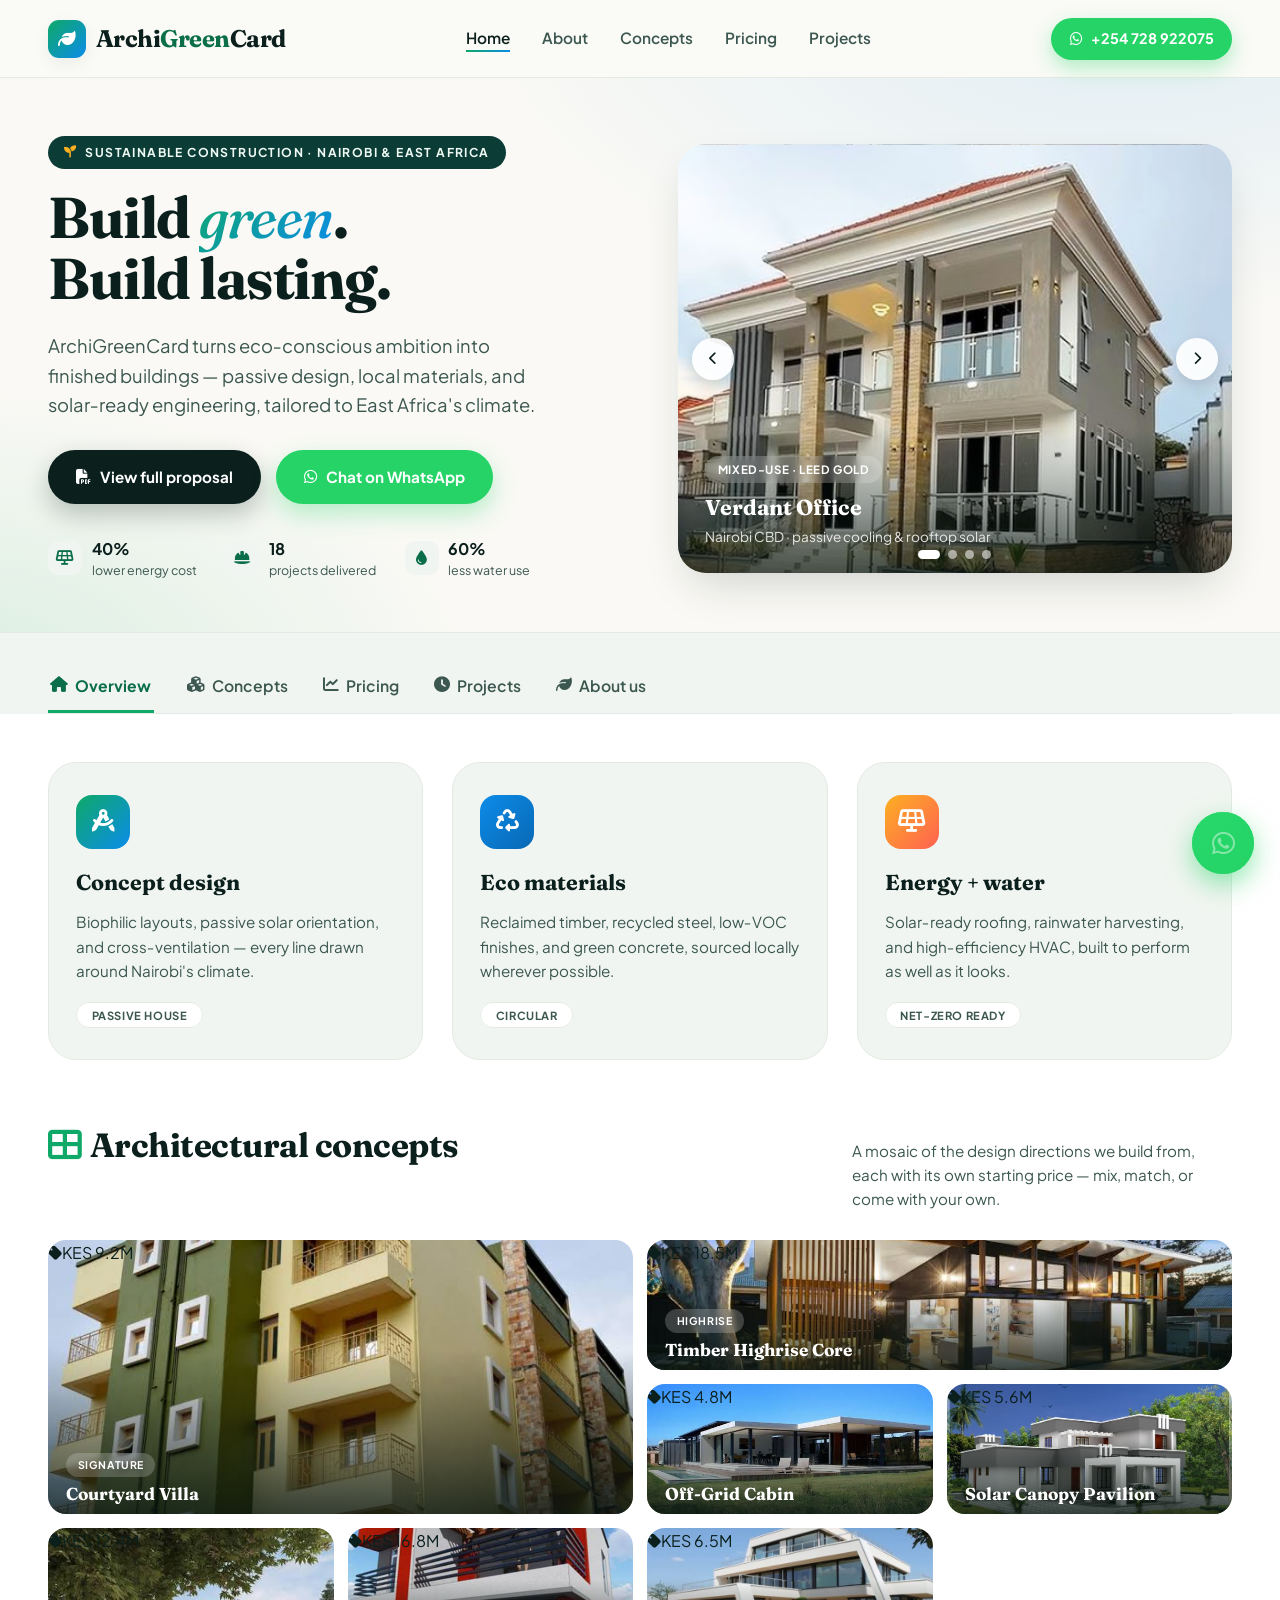
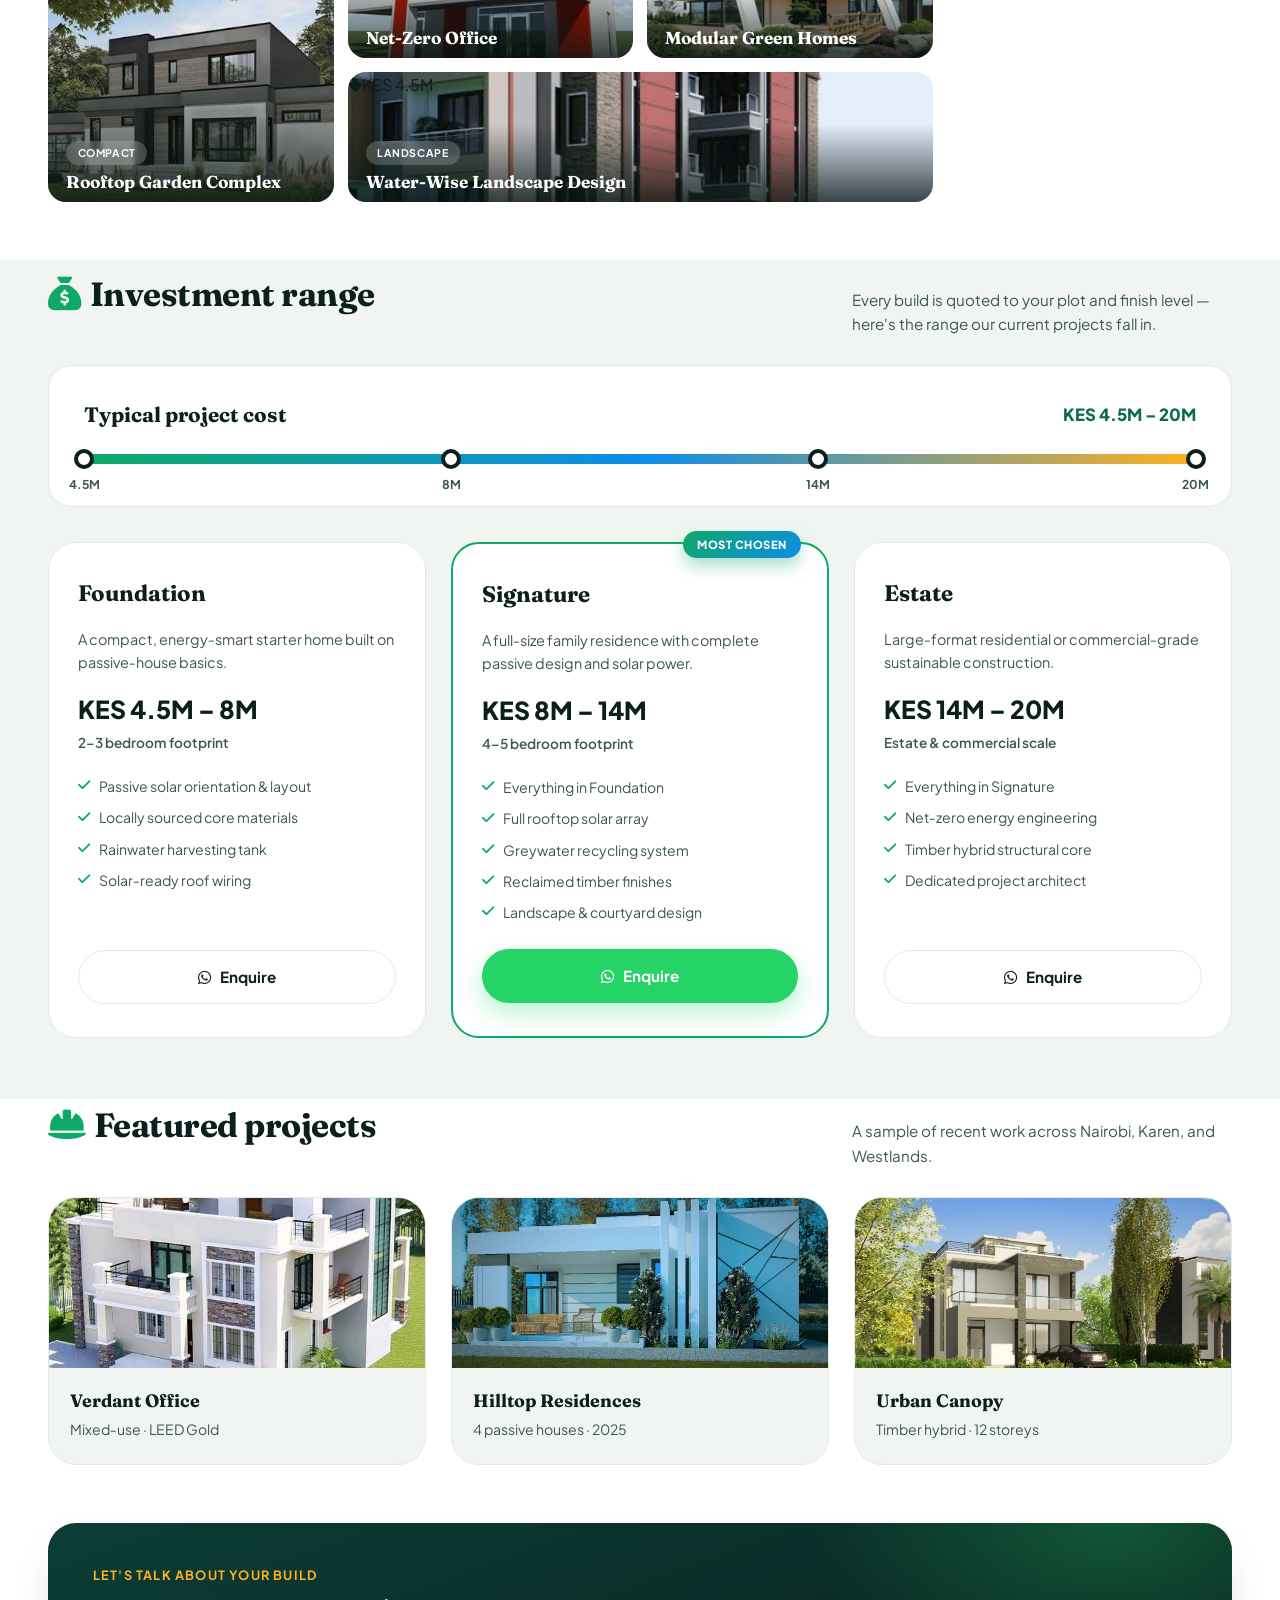
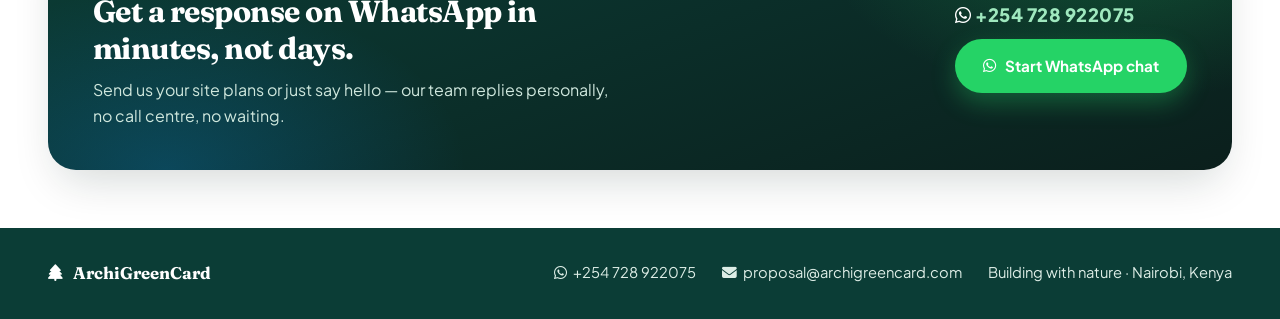
<file: index.html>
<!DOCTYPE html>
<html lang="en">
<head>
<meta charset="UTF-8">
<meta name="viewport" content="width=device-width, initial-scale=1.0">
<title>ArchiGreenCard · Sustainable Construction, Nairobi</title>

<link rel="stylesheet" href="https://cdnjs.cloudflare.com/ajax/libs/font-awesome/6.5.1/css/all.min.css">
<link rel="preconnect" href="https://fonts.googleapis.com">
<link rel="preconnect" href="https://fonts.gstatic.com" crossorigin>
<link href="https://fonts.googleapis.com/css2?family=Fraunces:ital,opsz,wght@0,9..144,400..800;1,9..144,400..800&family=Plus+Jakarta+Sans:wght@400;500;600;700;800&display=swap" rel="stylesheet">
<link rel="stylesheet" href="assets/css/style.css">
</head>
<body>
<div class="wrapper">

  <!-- ================= NAVBAR ================= -->
  <nav class="navbar" id="navbar">
    <a href="index.html" class="logo">
      <span class="mark"><i class="fas fa-leaf"></i></span>
      <span>Archi<span class="word-green">Green</span>Card</span>
    </a>
    <ul class="nav-links" id="nav-links">
      <li><a href="index.html" class="active">Home</a></li>
      <li><a href="about.html">About</a></li>
      <li><a href="#concepts">Concepts</a></li>
      <li><a href="#pricing">Pricing</a></li>
      <li><a href="#projects">Projects</a></li>
    </ul>
    <div class="nav-right">
      <a class="nav-whatsapp" href="https://wa.me/254728922075?text=Hi%20ArchiGreenCard%2C%20I%27d%20like%20to%20discuss%20our%20construction%20proposal." target="_blank" rel="noopener">
        <i class="fa-brands fa-whatsapp"></i> <span class="full-label">+254 728 922075</span>
      </a>
      <button class="nav-toggle" id="nav-toggle" aria-label="Open menu" aria-expanded="false"><i class="fas fa-bars"></i></button>
    </div>
  </nav>

  <!-- ================= HERO ================= -->
  <header class="hero">
    <div class="hero-text">
      <span class="eyebrow-pill"><i class="fas fa-seedling"></i> Sustainable construction · Nairobi &amp; East Africa</span>
      <h1>Build <em>green</em>.<br>Build lasting.</h1>
      <p class="lead">ArchiGreenCard turns eco‑conscious ambition into finished buildings — passive design, local materials, and solar‑ready engineering, tailored to East Africa's climate.</p>
      <div class="hero-cta">
        <a class="btn btn-primary" href="#pricing"><i class="fas fa-file-pdf"></i> View full proposal</a>
        <a class="btn btn-whatsapp" href="https://wa.me/254728922075?text=Hi%20ArchiGreenCard%2C%20I%27d%20like%20to%20discuss%20our%20construction%20proposal." target="_blank" rel="noopener"><i class="fa-brands fa-whatsapp"></i> Chat on WhatsApp</a>
      </div>
      <div class="hero-stats">
        <div class="stat"><i class="fas fa-solar-panel"></i><div><b>40%</b><span>lower energy cost</span></div></div>
        <div class="stat"><i class="fas fa-hard-hat"></i><div><b>18</b><span>projects delivered</span></div></div>
        <div class="stat"><i class="fas fa-droplet"></i><div><b>60%</b><span>less water use</span></div></div>
      </div>
    </div>

    <div class="hero-image">
      <div class="slider" id="hero-slider">
        <div class="slider-track">
          <div class="slide is-active" style="background-color:#0EA968;background-image:url('images/image1.jpg');">
            <div class="slide-caption"><span class="tag">Mixed-use · LEED Gold</span><h4>Verdant Office</h4><p>Nairobi CBD · passive cooling &amp; rooftop solar</p></div>
          </div>
          <div class="slide" style="background-color:#0C8CE9;background-image:url('images/image2.jpg');">
            <div class="slide-caption"><span class="tag">4 passive houses · 2025</span><h4>Hilltop Residences</h4><p>Karen · rainwater harvesting courtyard</p></div>
          </div>
          <div class="slide" style="background-color:#0A6E4A;background-image:url('images/image3.jpg');">
            <div class="slide-caption"><span class="tag">Timber hybrid · 12 storeys</span><h4>Urban Canopy</h4><p>Westlands · cross‑laminated timber core</p></div>
          </div>
          <div class="slide" style="background-color:#FDB022;background-image:url('images/image4.jpg');">
            <div class="slide-caption"><span class="tag">Net-zero ready</span><h4>Solar &amp; Water Systems</h4><p>Rooftop PV arrays with rainwater capture</p></div>
          </div>
        </div>
        <button class="slider-arrow prev" aria-label="Previous slide"><i class="fas fa-chevron-left"></i></button>
        <button class="slider-arrow next" aria-label="Next slide"><i class="fas fa-chevron-right"></i></button>
        <div class="slider-dots"></div>
      </div>
    </div>
  </header>

  <!-- ================= TABS ================= -->
  <div class="tab-section">
    <ul class="tab-nav">
      <li><a href="#" class="active-tab"><i class="fas fa-house"></i> Overview</a></li>
      <li><a href="#concepts"><i class="fas fa-cubes"></i> Concepts</a></li>
      <li><a href="#pricing"><i class="fas fa-chart-line"></i> Pricing</a></li>
      <li><a href="#projects"><i class="fas fa-clock"></i> Projects</a></li>
      <li><a href="about.html"><i class="fas fa-leaf"></i> About us</a></li>
    </ul>
  </div>

  <!-- ================= SERVICE CARDS ================= -->
  <section class="content-grid" id="services">
    <div class="card">
      <div class="icon-badge"><i class="fas fa-drafting-compass"></i></div>
      <h3>Concept design</h3>
      <p>Biophilic layouts, passive solar orientation, and cross‑ventilation — every line drawn around Nairobi's climate.</p>
      <span class="tag">Passive house</span>
    </div>
    <div class="card">
      <div class="icon-badge"><i class="fas fa-recycle"></i></div>
      <h3>Eco materials</h3>
      <p>Reclaimed timber, recycled steel, low‑VOC finishes, and green concrete, sourced locally wherever possible.</p>
      <span class="tag">Circular</span>
    </div>
    <div class="card">
      <div class="icon-badge"><i class="fas fa-solar-panel"></i></div>
      <h3>Energy + water</h3>
      <p>Solar‑ready roofing, rainwater harvesting, and high‑efficiency HVAC, built to perform as well as it looks.</p>
      <span class="tag">Net‑zero ready</span>
    </div>
  </section>

  <!-- ================= MOSAIC ARCHITECTURAL CONCEPTS ================= -->
  <div class="mosaic-section" id="concepts">
    <div class="section-heading">
      <h2><i class="fas fa-table-cells-large"></i>Architectural concepts</h2>
      <p>A mosaic of the design directions we build from, each with its own starting price — mix, match, or come with your own.</p>
    </div>
    <div class="mosaic-grid">
      <div class="mosaic-tile m1" style="background-color:#0A6E4A;background-image:url('images/image5.jpg');">
        <span class="price-badge"><i class="fas fa-tag"></i>KES 9.2M</span>
        <div class="m-info"><span class="tag">Signature</span><h4>Courtyard Villa</h4><p>Central shaded courtyard, cross‑breeze living</p></div>
      </div>
      <div class="mosaic-tile m2" style="background-color:#0C8CE9;background-image:url('images/image6.jpg');">
        <span class="price-badge"><i class="fas fa-tag"></i>KES 18.5M</span>
        <div class="m-info"><span class="tag">Highrise</span><h4>Timber Highrise Core</h4><p>CLT structure, low embodied carbon</p></div>
      </div>
      <div class="mosaic-tile m3" style="background-color:#FDB022;background-image:url('images/image7.jpg');">
        <span class="price-badge"><i class="fas fa-tag"></i>KES 4.8M</span>
        <div class="m-info"><h4>Off‑Grid Cabin</h4></div>
      </div>
      <div class="mosaic-tile m4" style="background-color:#FF6152;background-image:url('images/image8.jpg');">
        <span class="price-badge"><i class="fas fa-tag"></i>KES 5.6M</span>
        <div class="m-info"><h4>Solar Canopy Pavilion</h4></div>
      </div>
      <div class="mosaic-tile m5" style="background-color:#0EA968;background-image:url('images/image9.jpg');">
        <span class="price-badge"><i class="fas fa-tag"></i>KES 12.4M</span>
        <div class="m-info"><span class="tag">Compact</span><h4>Rooftop Garden Complex</h4><p>Shared green roof, urban density done well</p></div>
      </div>
      <div class="mosaic-tile m6" style="background-color:#0868B4;background-image:url('images/image10.jpg');">
        <span class="price-badge"><i class="fas fa-tag"></i>KES 16.8M</span>
        <div class="m-info"><h4>Net‑Zero Office</h4></div>
      </div>
      <div class="mosaic-tile m7" style="background-color:#0A6E4A;background-image:url('images/image11.jpg');">
        <span class="price-badge"><i class="fas fa-tag"></i>KES 6.5M</span>
        <div class="m-info"><h4>Modular Green Homes</h4></div>
      </div>
      <div class="mosaic-tile m8" style="background-color:#0C8CE9;background-image:url('images/image12.jpg');">
        <span class="price-badge"><i class="fas fa-tag"></i>KES 4.5M</span>
        <div class="m-info"><span class="tag">Landscape</span><h4>Water‑Wise Landscape Design</h4><p>Drought‑tolerant planting, greywater reuse</p></div>
      </div>
    </div>
  </div>

  <!-- ================= PRICING ================= -->
  <div class="pricing-section" id="pricing">
    <div class="section-heading">
      <h2><i class="fas fa-sack-dollar"></i>Investment range</h2>
      <p>Every build is quoted to your plot and finish level — here's the range our current projects fall in.</p>
    </div>

    <div class="price-range-bar">
      <div class="range-top">
        <h3>Typical project cost</h3>
        <span class="range-total">KES 4.5M – 20M</span>
      </div>
      <div class="range-track">
        <div class="range-marker" style="left:0%;"><span class="m-label">4.5M</span></div>
        <div class="range-marker" style="left:33%;"><span class="m-label">8M</span></div>
        <div class="range-marker" style="left:66%;"><span class="m-label">14M</span></div>
        <div class="range-marker" style="left:100%;"><span class="m-label">20M</span></div>
      </div>
    </div>

    <div class="pricing-grid">
      <div class="price-card">
        <div class="tier-name">Foundation</div>
        <p class="tier-desc">A compact, energy‑smart starter home built on passive‑house basics.</p>
        <div class="tier-price">KES 4.5M – 8M<span>2–3 bedroom footprint</span></div>
        <ul>
          <li><i class="fas fa-check"></i>Passive solar orientation &amp; layout</li>
          <li><i class="fas fa-check"></i>Locally sourced core materials</li>
          <li><i class="fas fa-check"></i>Rainwater harvesting tank</li>
          <li><i class="fas fa-check"></i>Solar‑ready roof wiring</li>
        </ul>
        <a class="btn btn-outline" href="https://wa.me/254728922075?text=Hi%20ArchiGreenCard%2C%20I%27m%20interested%20in%20the%20Foundation%20package." target="_blank" rel="noopener"><i class="fa-brands fa-whatsapp"></i> Enquire</a>
      </div>

      <div class="price-card featured">
        <span class="ribbon">Most chosen</span>
        <div class="tier-name">Signature</div>
        <p class="tier-desc">A full‑size family residence with complete passive design and solar power.</p>
        <div class="tier-price">KES 8M – 14M<span>4–5 bedroom footprint</span></div>
        <ul>
          <li><i class="fas fa-check"></i>Everything in Foundation</li>
          <li><i class="fas fa-check"></i>Full rooftop solar array</li>
          <li><i class="fas fa-check"></i>Greywater recycling system</li>
          <li><i class="fas fa-check"></i>Reclaimed timber finishes</li>
          <li><i class="fas fa-check"></i>Landscape &amp; courtyard design</li>
        </ul>
        <a class="btn btn-whatsapp" href="https://wa.me/254728922075?text=Hi%20ArchiGreenCard%2C%20I%27m%20interested%20in%20the%20Signature%20package." target="_blank" rel="noopener"><i class="fa-brands fa-whatsapp"></i> Enquire</a>
      </div>

      <div class="price-card">
        <div class="tier-name">Estate</div>
        <p class="tier-desc">Large‑format residential or commercial‑grade sustainable construction.</p>
        <div class="tier-price">KES 14M – 20M<span>Estate &amp; commercial scale</span></div>
        <ul>
          <li><i class="fas fa-check"></i>Everything in Signature</li>
          <li><i class="fas fa-check"></i>Net‑zero energy engineering</li>
          <li><i class="fas fa-check"></i>Timber hybrid structural core</li>
          <li><i class="fas fa-check"></i>Dedicated project architect</li>
        </ul>
        <a class="btn btn-outline" href="https://wa.me/254728922075?text=Hi%20ArchiGreenCard%2C%20I%27m%20interested%20in%20the%20Estate%20package." target="_blank" rel="noopener"><i class="fa-brands fa-whatsapp"></i> Enquire</a>
      </div>
    </div>
  </div>

  <!-- ================= PROJECTS ================= -->
  <div class="project-showcase" id="projects">
    <div class="section-heading">
      <h2><i class="fas fa-hard-hat"></i>Featured projects</h2>
      <p>A sample of recent work across Nairobi, Karen, and Westlands.</p>
    </div>
    <div class="project-grid">
      <div class="project-item">
        <div class="project-img" style="background-color:#0EA968;background-image:url('images/image13.jpg');"><span class="view-pill">View case <i class="fas fa-arrow-up-right-from-square"></i></span></div>
        <div class="info"><h4>Verdant Office</h4><p>Mixed‑use · LEED Gold</p></div>
      </div>
      <div class="project-item">
        <div class="project-img" style="background-color:#0C8CE9;background-image:url('images/image14.jpg');"><span class="view-pill">View case <i class="fas fa-arrow-up-right-from-square"></i></span></div>
        <div class="info"><h4>Hilltop Residences</h4><p>4 passive houses · 2025</p></div>
      </div>
      <div class="project-item">
        <div class="project-img" style="background-color:#0A6E4A;background-image:url('images/image15.jpg');"><span class="view-pill">View case <i class="fas fa-arrow-up-right-from-square"></i></span></div>
        <div class="info"><h4>Urban Canopy</h4><p>Timber hybrid · 12 storeys</p></div>
      </div>
    </div>
  </div>

  <!-- ================= WHATSAPP CTA BANNER ================= -->
  <div class="cta-banner">
    <div class="cta-text">
      <span class="eyebrow2">Let's talk about your build</span>
      <h3>Get a response on WhatsApp in minutes, not days.</h3>
      <p>Send us your site plans or just say hello — our team replies personally, no call centre, no waiting.</p>
    </div>
    <div class="cta-action">
      <span class="cta-number"><i class="fa-brands fa-whatsapp"></i> <span>+254 728 922075</span></span>
      <a class="btn btn-whatsapp" href="https://wa.me/254728922075?text=Hi%20ArchiGreenCard%2C%20I%27d%20like%20to%20discuss%20our%20construction%20proposal." target="_blank" rel="noopener"><i class="fa-brands fa-whatsapp"></i> Start WhatsApp chat</a>
    </div>
  </div>

  <!-- ================= FOOTER ================= -->
  <div class="footer-note">
    <div class="foot-brand"><i class="fas fa-tree"></i> ArchiGreenCard</div>
    <div class="foot-links">
      <a href="https://wa.me/254728922075" target="_blank" rel="noopener"><i class="fa-brands fa-whatsapp"></i> +254 728 922075</a>
      <a href="mailto:proposal@archigreencard.com"><i class="fas fa-envelope"></i> proposal@archigreencard.com</a>
      <span>Building with nature · Nairobi, Kenya</span>
    </div>
  </div>

</div>

<!-- ================= FLOATING WHATSAPP ================= -->
<div class="wa-float">
  <span class="wa-tooltip">Chat with us on WhatsApp</span>
  <div class="wa-ring">
    <a class="wa-btn" href="https://wa.me/254728922075?text=Hi%20ArchiGreenCard%2C%20I%27d%20like%20to%20discuss%20our%20construction%20proposal." target="_blank" rel="noopener" aria-label="Chat on WhatsApp">
      <i class="fa-brands fa-whatsapp"></i>
    </a>
  </div>
</div>

<script src="assets/js/script.js"></script>
</body>
</html>
</file>
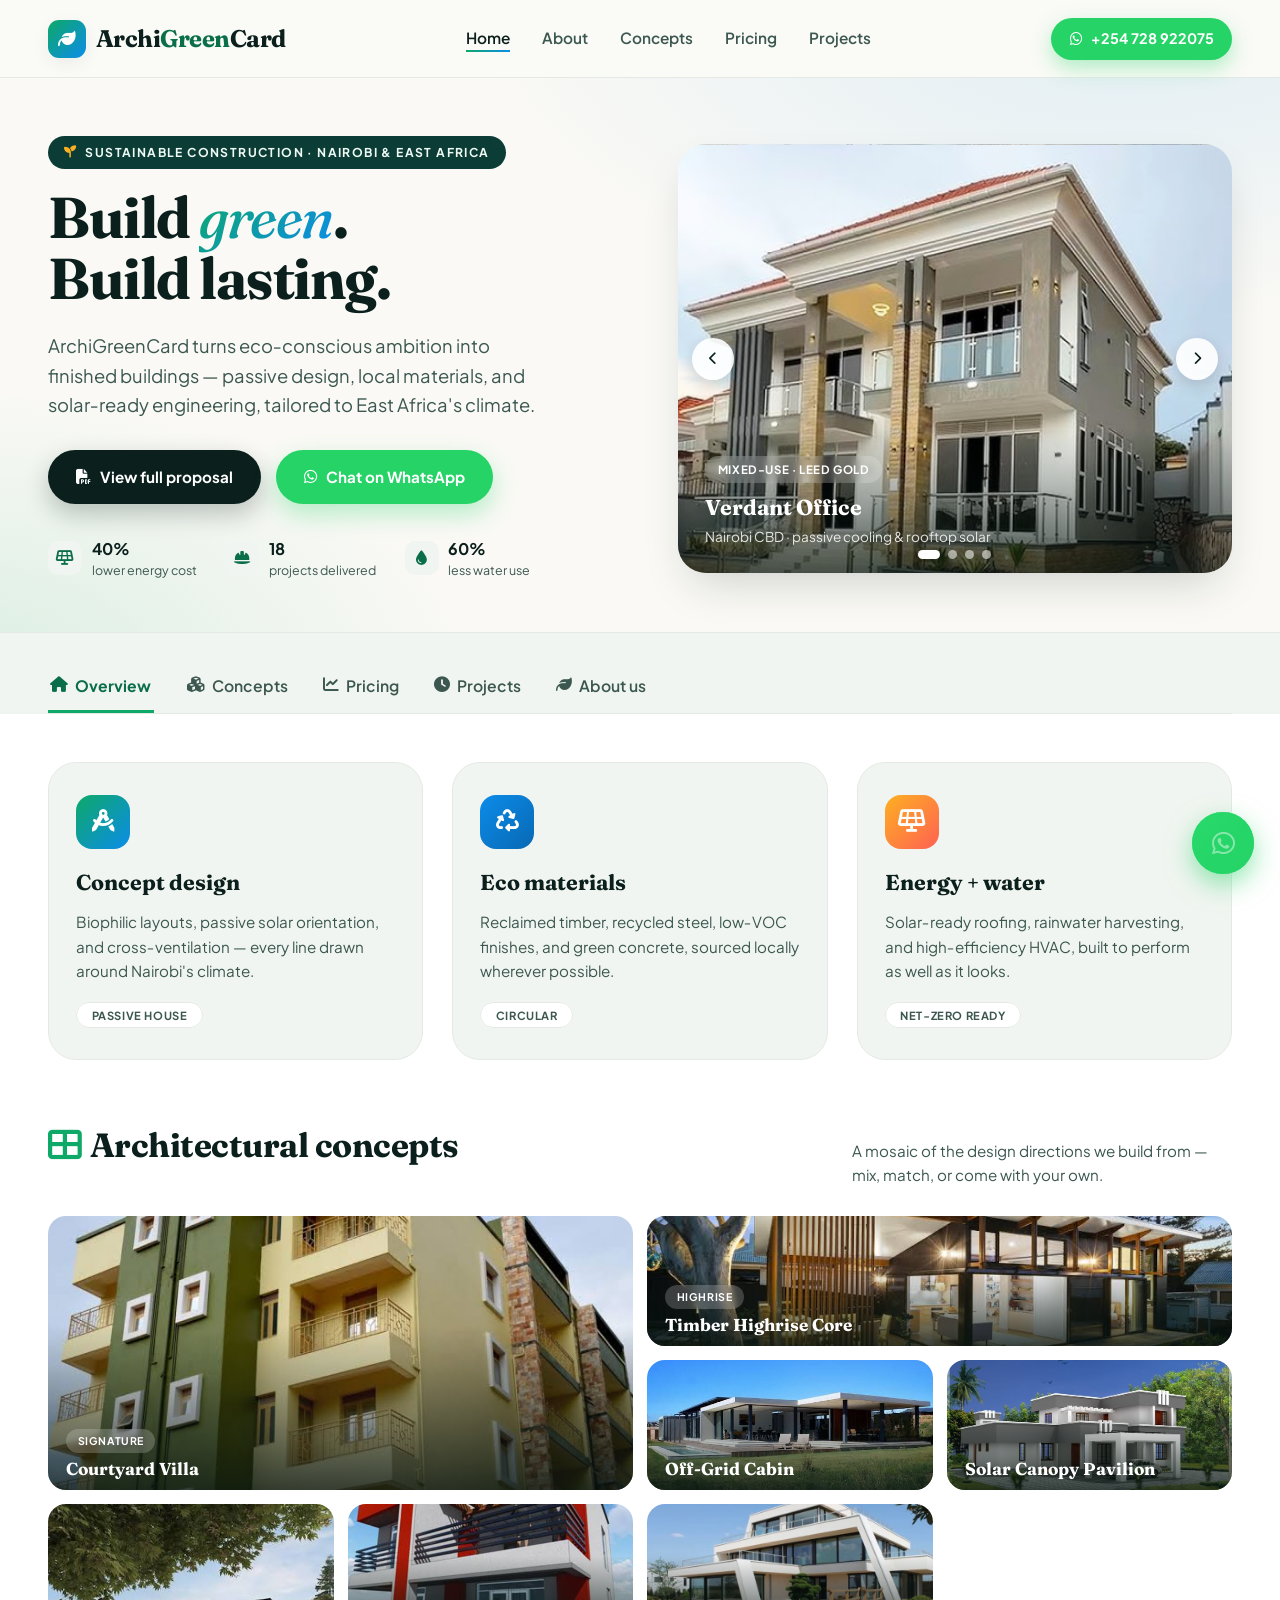
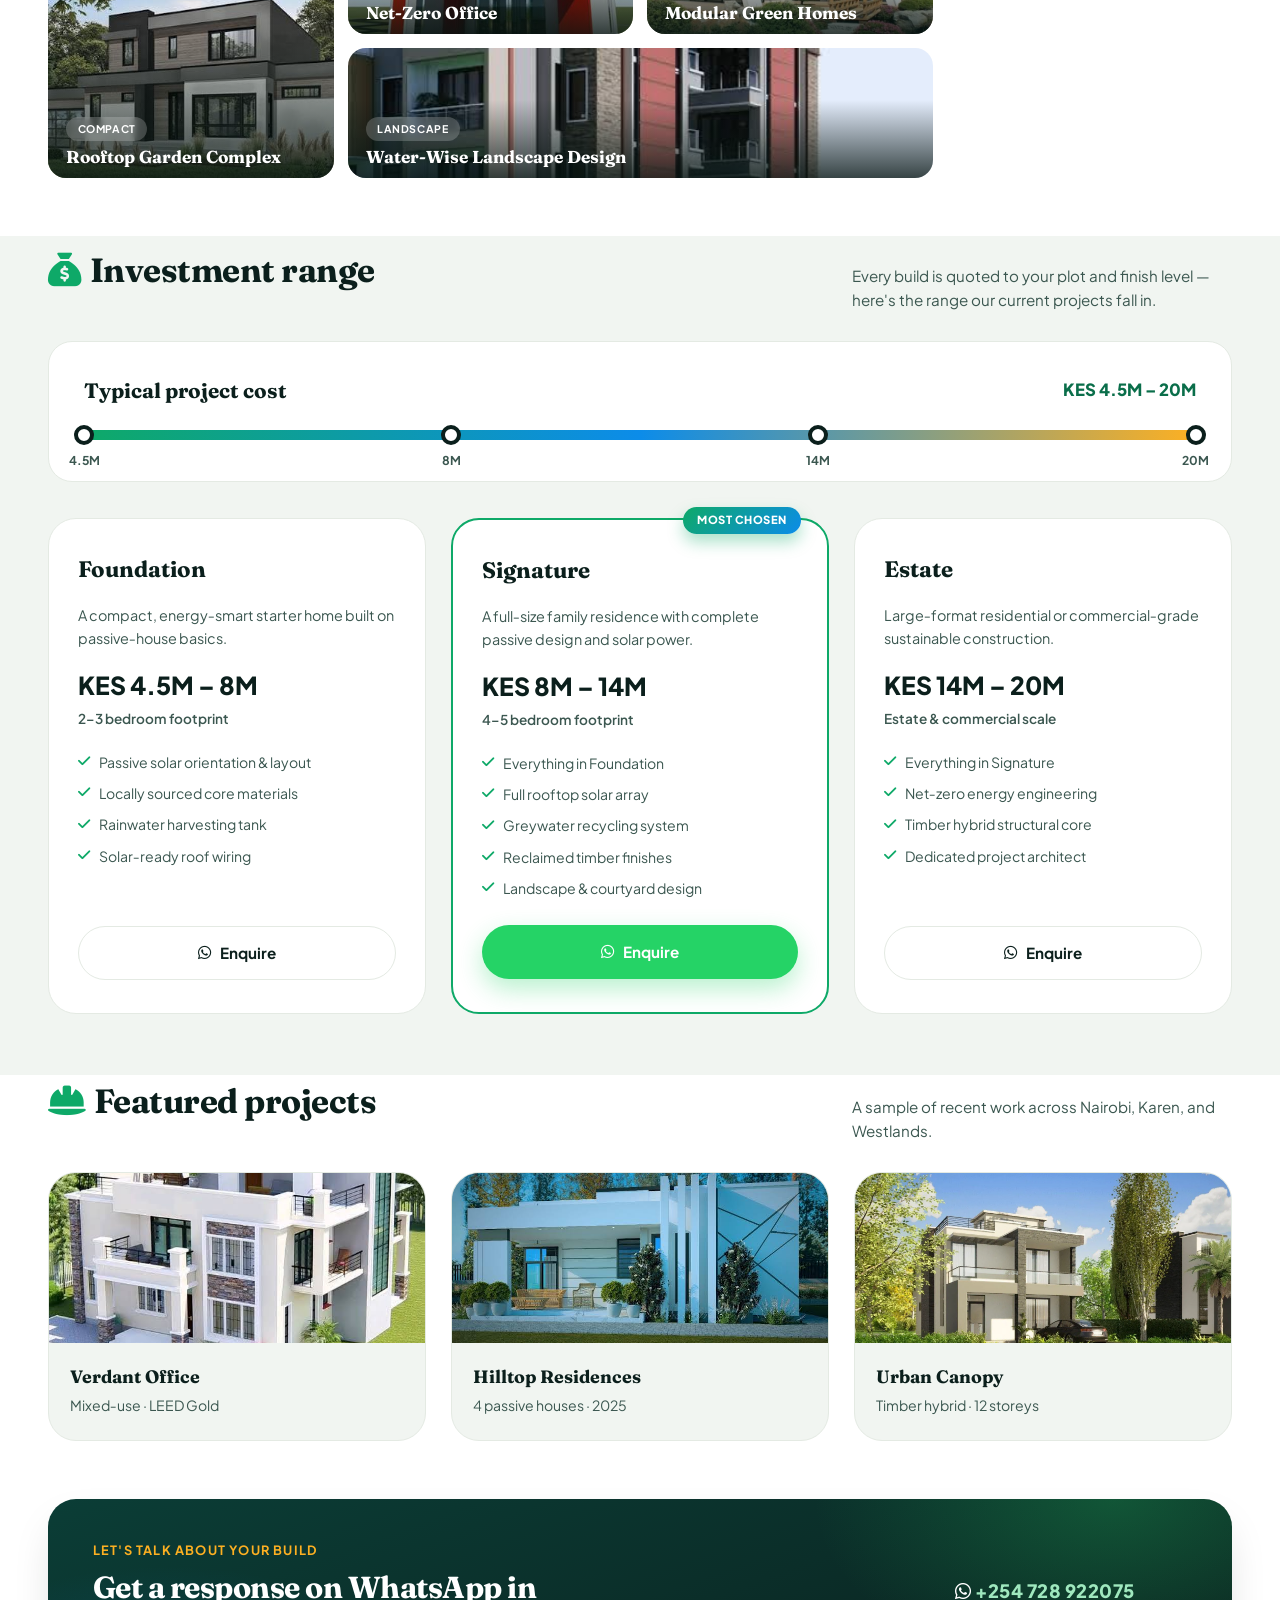
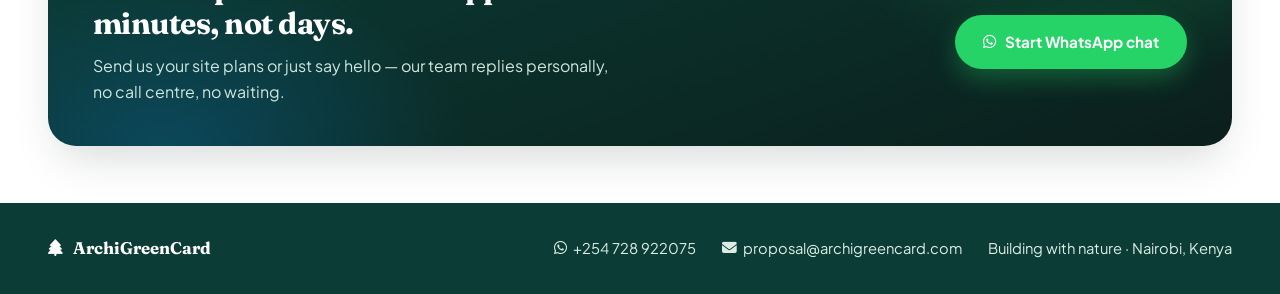
<file: archigreencard.html>
<!DOCTYPE html>
<html lang="en">
<head>
<meta charset="UTF-8">
<meta name="viewport" content="width=device-width, initial-scale=1.0">
<title>ArchiGreenCard · Construction Proposal</title>

<link rel="stylesheet" href="https://cdnjs.cloudflare.com/ajax/libs/font-awesome/6.5.1/css/all.min.css">
<link rel="preconnect" href="https://fonts.googleapis.com">
<link rel="preconnect" href="https://fonts.gstatic.com" crossorigin>
<link href="https://fonts.googleapis.com/css2?family=Fraunces:ital,opsz,wght@0,9..144,400..800;1,9..144,400..800&family=Plus+Jakarta+Sans:wght@400;500;600;700;800&display=swap" rel="stylesheet">
<link rel="stylesheet" href="assets/css/style.css">
</head>
<body>
<div class="wrapper">

  <!-- ================= NAVBAR ================= -->
  <nav class="navbar" id="navbar">
    <a href="archigreencard.html" class="logo">
      <span class="mark"><i class="fas fa-leaf"></i></span>
      <span>Archi<span class="word-green">Green</span>Card</span>
    </a>
    <ul class="nav-links" id="nav-links">
      <li><a href="archigreencard.html" class="active">Home</a></li>
      <li><a href="about.html">About</a></li>
      <li><a href="#concepts">Concepts</a></li>
      <li><a href="#pricing">Pricing</a></li>
      <li><a href="#projects">Projects</a></li>
    </ul>
    <div class="nav-right">
      <a class="nav-whatsapp" href="https://wa.me/254728922075?text=Hi%20ArchiGreenCard%2C%20I%27d%20like%20to%20discuss%20our%20construction%20proposal." target="_blank" rel="noopener">
        <i class="fa-brands fa-whatsapp"></i> <span class="full-label">+254 728 922075</span>
      </a>
      <button class="nav-toggle" id="nav-toggle" aria-label="Open menu" aria-expanded="false"><i class="fas fa-bars"></i></button>
    </div>
  </nav>

  <!-- ================= HERO ================= -->
  <header class="hero">
    <div class="hero-text">
      <span class="eyebrow-pill"><i class="fas fa-seedling"></i> Sustainable construction · Nairobi &amp; East Africa</span>
      <h1>Build <em>green</em>.<br>Build lasting.</h1>
      <p class="lead">ArchiGreenCard turns eco‑conscious ambition into finished buildings — passive design, local materials, and solar‑ready engineering, tailored to East Africa's climate.</p>
      <div class="hero-cta">
        <a class="btn btn-primary" href="#pricing"><i class="fas fa-file-pdf"></i> View full proposal</a>
        <a class="btn btn-whatsapp" href="https://wa.me/254728922075?text=Hi%20ArchiGreenCard%2C%20I%27d%20like%20to%20discuss%20our%20construction%20proposal." target="_blank" rel="noopener"><i class="fa-brands fa-whatsapp"></i> Chat on WhatsApp</a>
      </div>
      <div class="hero-stats">
        <div class="stat"><i class="fas fa-solar-panel"></i><div><b>40%</b><span>lower energy cost</span></div></div>
        <div class="stat"><i class="fas fa-hard-hat"></i><div><b>18</b><span>projects delivered</span></div></div>
        <div class="stat"><i class="fas fa-droplet"></i><div><b>60%</b><span>less water use</span></div></div>
      </div>
    </div>

    <div class="hero-image">
      <div class="slider" id="hero-slider">
        <div class="slider-track">
          <div class="slide is-active" style="background-color:#0EA968;background-image:url('images/image1.jpg');">
            <div class="slide-caption"><span class="tag">Mixed-use · LEED Gold</span><h4>Verdant Office</h4><p>Nairobi CBD · passive cooling &amp; rooftop solar</p></div>
          </div>
          <div class="slide" style="background-color:#0C8CE9;background-image:url('images/image2.jpg');">
            <div class="slide-caption"><span class="tag">4 passive houses · 2025</span><h4>Hilltop Residences</h4><p>Karen · rainwater harvesting courtyard</p></div>
          </div>
          <div class="slide" style="background-color:#0A6E4A;background-image:url('images/image3.jpg');">
            <div class="slide-caption"><span class="tag">Timber hybrid · 12 storeys</span><h4>Urban Canopy</h4><p>Westlands · cross‑laminated timber core</p></div>
          </div>
          <div class="slide" style="background-color:#FDB022;background-image:url('images/image4.jpg');">
            <div class="slide-caption"><span class="tag">Net-zero ready</span><h4>Solar &amp; Water Systems</h4><p>Rooftop PV arrays with rainwater capture</p></div>
          </div>
        </div>
        <button class="slider-arrow prev" aria-label="Previous slide"><i class="fas fa-chevron-left"></i></button>
        <button class="slider-arrow next" aria-label="Next slide"><i class="fas fa-chevron-right"></i></button>
        <div class="slider-dots"></div>
      </div>
    </div>
  </header>

  <!-- ================= TABS ================= -->
  <div class="tab-section">
    <ul class="tab-nav">
      <li><a href="#" class="active-tab"><i class="fas fa-house"></i> Overview</a></li>
      <li><a href="#concepts"><i class="fas fa-cubes"></i> Concepts</a></li>
      <li><a href="#pricing"><i class="fas fa-chart-line"></i> Pricing</a></li>
      <li><a href="#projects"><i class="fas fa-clock"></i> Projects</a></li>
      <li><a href="about.html"><i class="fas fa-leaf"></i> About us</a></li>
    </ul>
  </div>

  <!-- ================= SERVICE CARDS ================= -->
  <section class="content-grid" id="services">
    <div class="card">
      <div class="icon-badge"><i class="fas fa-drafting-compass"></i></div>
      <h3>Concept design</h3>
      <p>Biophilic layouts, passive solar orientation, and cross‑ventilation — every line drawn around Nairobi's climate.</p>
      <span class="tag">Passive house</span>
    </div>
    <div class="card">
      <div class="icon-badge"><i class="fas fa-recycle"></i></div>
      <h3>Eco materials</h3>
      <p>Reclaimed timber, recycled steel, low‑VOC finishes, and green concrete, sourced locally wherever possible.</p>
      <span class="tag">Circular</span>
    </div>
    <div class="card">
      <div class="icon-badge"><i class="fas fa-solar-panel"></i></div>
      <h3>Energy + water</h3>
      <p>Solar‑ready roofing, rainwater harvesting, and high‑efficiency HVAC, built to perform as well as it looks.</p>
      <span class="tag">Net‑zero ready</span>
    </div>
  </section>

  <!-- ================= MOSAIC ARCHITECTURAL CONCEPTS ================= -->
  <div class="mosaic-section" id="concepts">
    <div class="section-heading">
      <h2><i class="fas fa-table-cells-large"></i>Architectural concepts</h2>
      <p>A mosaic of the design directions we build from — mix, match, or come with your own.</p>
    </div>
    <div class="mosaic-grid">
      <div class="mosaic-tile m1" style="background-color:#0A6E4A;background-image:url('images/image5.jpg');">
        <div class="m-info"><span class="tag">Signature</span><h4>Courtyard Villa</h4><p>Central shaded courtyard, cross‑breeze living</p></div>
      </div>
      <div class="mosaic-tile m2" style="background-color:#0C8CE9;background-image:url('images/image6.jpg');">
        <div class="m-info"><span class="tag">Highrise</span><h4>Timber Highrise Core</h4><p>CLT structure, low embodied carbon</p></div>
      </div>
      <div class="mosaic-tile m3" style="background-color:#FDB022;background-image:url('images/image7.jpg');">
        <div class="m-info"><h4>Off‑Grid Cabin</h4></div>
      </div>
      <div class="mosaic-tile m4" style="background-color:#FF6152;background-image:url('images/image8.jpg');">
        <div class="m-info"><h4>Solar Canopy Pavilion</h4></div>
      </div>
      <div class="mosaic-tile m5" style="background-color:#0EA968;background-image:url('images/image9.jpg');">
        <div class="m-info"><span class="tag">Compact</span><h4>Rooftop Garden Complex</h4><p>Shared green roof, urban density done well</p></div>
      </div>
      <div class="mosaic-tile m6" style="background-color:#0868B4;background-image:url('images/image10.jpg');">
        <div class="m-info"><h4>Net‑Zero Office</h4></div>
      </div>
      <div class="mosaic-tile m7" style="background-color:#0A6E4A;background-image:url('images/image11.jpg');">
        <div class="m-info"><h4>Modular Green Homes</h4></div>
      </div>
      <div class="mosaic-tile m8" style="background-color:#0C8CE9;background-image:url('images/image12.jpg');">
        <div class="m-info"><span class="tag">Landscape</span><h4>Water‑Wise Landscape Design</h4><p>Drought‑tolerant planting, greywater reuse</p></div>
      </div>
    </div>
  </div>

  <!-- ================= PRICING ================= -->
  <div class="pricing-section" id="pricing">
    <div class="section-heading">
      <h2><i class="fas fa-sack-dollar"></i>Investment range</h2>
      <p>Every build is quoted to your plot and finish level — here's the range our current projects fall in.</p>
    </div>

    <div class="price-range-bar">
      <div class="range-top">
        <h3>Typical project cost</h3>
        <span class="range-total">KES 4.5M – 20M</span>
      </div>
      <div class="range-track">
        <div class="range-marker" style="left:0%;"><span class="m-label">4.5M</span></div>
        <div class="range-marker" style="left:33%;"><span class="m-label">8M</span></div>
        <div class="range-marker" style="left:66%;"><span class="m-label">14M</span></div>
        <div class="range-marker" style="left:100%;"><span class="m-label">20M</span></div>
      </div>
    </div>

    <div class="pricing-grid">
      <div class="price-card">
        <div class="tier-name">Foundation</div>
        <p class="tier-desc">A compact, energy‑smart starter home built on passive‑house basics.</p>
        <div class="tier-price">KES 4.5M – 8M<span>2–3 bedroom footprint</span></div>
        <ul>
          <li><i class="fas fa-check"></i>Passive solar orientation &amp; layout</li>
          <li><i class="fas fa-check"></i>Locally sourced core materials</li>
          <li><i class="fas fa-check"></i>Rainwater harvesting tank</li>
          <li><i class="fas fa-check"></i>Solar‑ready roof wiring</li>
        </ul>
        <a class="btn btn-outline" href="https://wa.me/254728922075?text=Hi%20ArchiGreenCard%2C%20I%27m%20interested%20in%20the%20Foundation%20package." target="_blank" rel="noopener"><i class="fa-brands fa-whatsapp"></i> Enquire</a>
      </div>

      <div class="price-card featured">
        <span class="ribbon">Most chosen</span>
        <div class="tier-name">Signature</div>
        <p class="tier-desc">A full‑size family residence with complete passive design and solar power.</p>
        <div class="tier-price">KES 8M – 14M<span>4–5 bedroom footprint</span></div>
        <ul>
          <li><i class="fas fa-check"></i>Everything in Foundation</li>
          <li><i class="fas fa-check"></i>Full rooftop solar array</li>
          <li><i class="fas fa-check"></i>Greywater recycling system</li>
          <li><i class="fas fa-check"></i>Reclaimed timber finishes</li>
          <li><i class="fas fa-check"></i>Landscape &amp; courtyard design</li>
        </ul>
        <a class="btn btn-whatsapp" href="https://wa.me/254728922075?text=Hi%20ArchiGreenCard%2C%20I%27m%20interested%20in%20the%20Signature%20package." target="_blank" rel="noopener"><i class="fa-brands fa-whatsapp"></i> Enquire</a>
      </div>

      <div class="price-card">
        <div class="tier-name">Estate</div>
        <p class="tier-desc">Large‑format residential or commercial‑grade sustainable construction.</p>
        <div class="tier-price">KES 14M – 20M<span>Estate &amp; commercial scale</span></div>
        <ul>
          <li><i class="fas fa-check"></i>Everything in Signature</li>
          <li><i class="fas fa-check"></i>Net‑zero energy engineering</li>
          <li><i class="fas fa-check"></i>Timber hybrid structural core</li>
          <li><i class="fas fa-check"></i>Dedicated project architect</li>
        </ul>
        <a class="btn btn-outline" href="https://wa.me/254728922075?text=Hi%20ArchiGreenCard%2C%20I%27m%20interested%20in%20the%20Estate%20package." target="_blank" rel="noopener"><i class="fa-brands fa-whatsapp"></i> Enquire</a>
      </div>
    </div>
  </div>

  <!-- ================= PROJECTS ================= -->
  <div class="project-showcase" id="projects">
    <div class="section-heading">
      <h2><i class="fas fa-hard-hat"></i>Featured projects</h2>
      <p>A sample of recent work across Nairobi, Karen, and Westlands.</p>
    </div>
    <div class="project-grid">
      <div class="project-item">
        <div class="project-img" style="background-color:#0EA968;background-image:url('images/image13.jpg');"><span class="view-pill">View case <i class="fas fa-arrow-up-right-from-square"></i></span></div>
        <div class="info"><h4>Verdant Office</h4><p>Mixed‑use · LEED Gold</p></div>
      </div>
      <div class="project-item">
        <div class="project-img" style="background-color:#0C8CE9;background-image:url('images/image14.jpg');"><span class="view-pill">View case <i class="fas fa-arrow-up-right-from-square"></i></span></div>
        <div class="info"><h4>Hilltop Residences</h4><p>4 passive houses · 2025</p></div>
      </div>
      <div class="project-item">
        <div class="project-img" style="background-color:#0A6E4A;background-image:url('images/image15.jpg');"><span class="view-pill">View case <i class="fas fa-arrow-up-right-from-square"></i></span></div>
        <div class="info"><h4>Urban Canopy</h4><p>Timber hybrid · 12 storeys</p></div>
      </div>
    </div>
  </div>

  <!-- ================= WHATSAPP CTA BANNER ================= -->
  <div class="cta-banner">
    <div class="cta-text">
      <span class="eyebrow2">Let's talk about your build</span>
      <h3>Get a response on WhatsApp in minutes, not days.</h3>
      <p>Send us your site plans or just say hello — our team replies personally, no call centre, no waiting.</p>
    </div>
    <div class="cta-action">
      <span class="cta-number"><i class="fa-brands fa-whatsapp"></i> <span>+254 728 922075</span></span>
      <a class="btn btn-whatsapp" href="https://wa.me/254728922075?text=Hi%20ArchiGreenCard%2C%20I%27d%20like%20to%20discuss%20our%20construction%20proposal." target="_blank" rel="noopener"><i class="fa-brands fa-whatsapp"></i> Start WhatsApp chat</a>
    </div>
  </div>

  <!-- ================= FOOTER ================= -->
  <div class="footer-note">
    <div class="foot-brand"><i class="fas fa-tree"></i> ArchiGreenCard</div>
    <div class="foot-links">
      <a href="https://wa.me/254728922075" target="_blank" rel="noopener"><i class="fa-brands fa-whatsapp"></i> +254 728 922075</a>
      <a href="mailto:proposal@archigreencard.com"><i class="fas fa-envelope"></i> proposal@archigreencard.com</a>
      <span>Building with nature · Nairobi, Kenya</span>
    </div>
  </div>

</div>

<!-- ================= FLOATING WHATSAPP ================= -->
<div class="wa-float">
  <span class="wa-tooltip">Chat with us on WhatsApp</span>
  <div class="wa-ring">
    <a class="wa-btn" href="https://wa.me/254728922075?text=Hi%20ArchiGreenCard%2C%20I%27d%20like%20to%20discuss%20our%20construction%20proposal." target="_blank" rel="noopener" aria-label="Chat on WhatsApp">
      <i class="fa-brands fa-whatsapp"></i>
    </a>
  </div>
</div>

<script src="assets/js/script.js"></script>
</body>
</html>
</file>
<file: assets/css/style.css>
/* =========================================================
   ArchiGreenCard — shared stylesheet
   Tokens, layout, and components used across every page
   ========================================================= */

:root{
  /* ---- brand palette ---- */
  --ink:#0B1F1C;
  --ink-soft:#3B5750;
  --paper:#FAF9F5;
  --paper-deep:#F1F5F1;
  --line:#E4EAE3;

  --emerald:#0EA968;      /* outstanding bright green */
  --emerald-deep:#0A6E4A;
  --teal-deep:#0B3D36;    /* deep dark backdrop tone */
  --sky:#0C8CE9;          /* blue accent */
  --sky-deep:#0868B4;
  --amber:#FDB022;        /* warm accent */
  --coral:#FF6152;        /* energetic accent */
  --whatsapp:#25D366;

  --grad-brand: linear-gradient(135deg,#0EA968 0%, #0C8CE9 100%);
  --grad-warm: linear-gradient(135deg,#FDB022 0%, #FF6152 100%);
  --grad-dark: linear-gradient(160deg,#0B3D36 0%, #0B1F1C 100%);
  --grad-range: linear-gradient(90deg,#0EA968 0%, #0C8CE9 50%, #FDB022 100%);

  --shadow-sm: 0 6px 18px rgba(11,31,28,0.06);
  --shadow-md: 0 20px 45px -12px rgba(11,31,28,0.18);

  --radius-lg: 28px;
  --radius-md: 20px;
  --radius-sm: 12px;

  --font-display:'Fraunces', serif;
  --font-body:'Plus Jakarta Sans', system-ui, sans-serif;
}

*{margin:0;padding:0;box-sizing:border-box;}
html{scroll-behavior:smooth;}
body{
  font-family:var(--font-body);
  background:var(--paper);
  color:var(--ink);
  line-height:1.6;
  -webkit-font-smoothing:antialiased;
}
a{color:inherit;}
img{display:block;max-width:100%;}
::selection{background:var(--emerald);color:#fff;}
a:focus-visible, button:focus-visible{
  outline:3px solid var(--sky);
  outline-offset:3px;
  border-radius:8px;
}

.wrapper{max-width:1440px;margin:0 auto;background:#fff;overflow:hidden;position:relative;}

.section-heading{display:flex;align-items:baseline;justify-content:space-between;gap:1rem;margin-bottom:1.8rem;flex-wrap:wrap;}
.section-heading h2{font-family:var(--font-display);font-size:2.1rem;font-weight:700;letter-spacing:-.5px;color:var(--ink);}
.section-heading h2 i{color:var(--emerald);margin-right:.5rem;}
.section-heading p{color:var(--ink-soft);font-size:.95rem;max-width:380px;}

.eyebrow-pill{
  display:inline-flex;align-items:center;gap:.5rem;
  background:var(--teal-deep);color:#EFFAF4;
  font-size:.76rem;font-weight:700;text-transform:uppercase;letter-spacing:1.4px;
  padding:.42rem 1rem;border-radius:50px;margin-bottom:1.2rem;
}
.eyebrow-pill i{color:var(--amber);}

.btn{
  display:inline-flex;align-items:center;gap:.55rem;
  padding:.85rem 1.7rem;border-radius:50px;font-weight:700;font-size:.95rem;
  border:1px solid transparent;text-decoration:none;cursor:pointer;
  transition:transform .16s, box-shadow .16s, background .16s;
}
.btn-primary{background:var(--ink);color:#fff;box-shadow:0 10px 24px rgba(11,31,28,0.25);}
.btn-primary:hover{transform:translateY(-2px);box-shadow:0 14px 30px rgba(11,31,28,0.32);}
.btn-whatsapp{background:var(--whatsapp);color:#fff;box-shadow:0 10px 24px rgba(37,211,102,0.32);}
.btn-whatsapp:hover{transform:translateY(-2px);box-shadow:0 14px 30px rgba(37,211,102,0.42);}
.btn-outline{background:transparent;border:1.5px solid var(--line);color:var(--ink);}
.btn-outline:hover{border-color:var(--sky);color:var(--sky-deep);}
.btn-outline.light{border-color:rgba(255,255,255,0.35);color:#fff;}
.btn-outline.light:hover{border-color:#fff;}

/* ================= NAVBAR ================= */
.navbar{
  display:flex;align-items:center;justify-content:space-between;
  padding:1.1rem 3rem;
  background:rgba(250,249,245,0.85);
  backdrop-filter:blur(10px);
  border-bottom:1px solid var(--line);
  position:sticky;top:0;z-index:300;
  transition:box-shadow .25s, background .25s;
  gap:1.2rem;
}
.navbar.scrolled{ box-shadow:0 8px 24px rgba(11,31,28,0.08); background:rgba(250,249,245,0.97); }

.logo{display:flex;align-items:center;gap:.6rem;font-family:var(--font-display);font-size:1.5rem;font-weight:700;letter-spacing:-0.5px;text-decoration:none;color:var(--ink);flex:none;}
.logo .mark{
  width:38px;height:38px;border-radius:11px;
  background:var(--grad-brand);
  display:flex;align-items:center;justify-content:center;
  color:#fff;font-size:1.1rem;box-shadow:var(--shadow-sm);
  flex:none;
}
.logo .word-green{color:var(--emerald-deep);}

.nav-links{display:flex;align-items:center;gap:2rem;list-style:none;font-weight:600;font-size:.96rem;}
.nav-links a{text-decoration:none;color:var(--ink-soft);position:relative;padding-bottom:5px;transition:.2s;}
.nav-links a::after{content:'';position:absolute;bottom:0;left:0;width:0;height:2px;background:var(--grad-brand);transition:width .25s;}
.nav-links a:hover, .nav-links a.active{color:var(--ink);}
.nav-links a:hover::after, .nav-links a.active::after{width:100%;}

.nav-right{display:flex;align-items:center;gap:.9rem;}

.nav-whatsapp{
  display:flex;align-items:center;gap:.5rem;
  background:var(--whatsapp);color:#fff;
  padding:.6rem 1.15rem;border-radius:50px;
  font-weight:700;font-size:.9rem;text-decoration:none;white-space:nowrap;
  box-shadow:0 8px 20px rgba(37,211,102,0.35);
  transition:transform .18s, box-shadow .18s;
}
.nav-whatsapp:hover{transform:translateY(-2px);box-shadow:0 12px 26px rgba(37,211,102,0.45);}

.nav-toggle{
  display:none;width:42px;height:42px;border-radius:10px;border:1px solid var(--line);
  background:#fff;align-items:center;justify-content:center;font-size:1.1rem;color:var(--ink);
  cursor:pointer;flex:none;
}

/* ================= HERO ================= */
.hero{
  position:relative;
  padding:3.6rem 3rem 3.2rem;
  display:grid;grid-template-columns:1.05fr 1fr;gap:3rem;align-items:center;
  background:
    radial-gradient(1100px 500px at 88% -10%, rgba(12,140,233,0.10), transparent 60%),
    radial-gradient(900px 500px at -5% 110%, rgba(14,169,104,0.14), transparent 60%),
    var(--paper);
  overflow:hidden;
  border-bottom:1px solid var(--line);
}
.hero-text h1{
  font-family:var(--font-display);
  font-size:3.6rem;font-weight:700;letter-spacing:-1.5px;line-height:1.05;
  color:var(--ink);
}
.hero-text h1 em{
  font-style:italic;font-weight:500;
  background:var(--grad-brand);
  -webkit-background-clip:text;background-clip:text;color:transparent;
}
.hero-text p.lead{font-size:1.15rem;color:var(--ink-soft);max-width:490px;margin:1.4rem 0 1.9rem;}
.hero-cta{display:flex;gap:.9rem;flex-wrap:wrap;margin-bottom:2rem;}

.hero-stats{display:flex;gap:1.8rem;flex-wrap:wrap;}
.hero-stats .stat{display:flex;align-items:center;gap:.6rem;}
.hero-stats .stat i{
  width:34px;height:34px;border-radius:10px;flex:none;
  display:flex;align-items:center;justify-content:center;
  background:var(--paper-deep);color:var(--emerald-deep);font-size:.9rem;
}
.hero-stats .stat b{display:block;font-size:1rem;color:var(--ink);}
.hero-stats .stat span{display:block;font-size:.78rem;color:var(--ink-soft);}

/* ---- slider (hero) ---- */
.slider{position:relative;border-radius:var(--radius-lg);overflow:hidden;box-shadow:var(--shadow-md);aspect-ratio:4/3.1;}
.slider-track{position:relative;width:100%;height:100%;}
.slide{
  position:absolute;inset:0;opacity:0;transition:opacity .7s ease;
  background-size:cover;background-position:center;
}
.slide.is-active{opacity:1;}
.slide .slide-caption{
  position:absolute;left:0;right:0;bottom:0;padding:1.6rem 1.7rem;
  background:linear-gradient(180deg, transparent, rgba(6,20,17,0.72));color:#fff;
}
.slide .slide-caption .tag{
  display:inline-block;font-size:.72rem;font-weight:700;letter-spacing:.6px;text-transform:uppercase;
  background:rgba(255,255,255,0.18);padding:.28rem .8rem;border-radius:50px;margin-bottom:.5rem;backdrop-filter:blur(4px);
}
.slide .slide-caption h4{font-family:var(--font-display);font-size:1.35rem;font-weight:700;}
.slide .slide-caption p{font-size:.85rem;opacity:.85;}

.slider-arrow{
  position:absolute;top:50%;transform:translateY(-50%);z-index:5;
  width:42px;height:42px;border-radius:50%;border:none;
  background:rgba(255,255,255,0.9);color:var(--ink);
  display:flex;align-items:center;justify-content:center;cursor:pointer;
  box-shadow:0 6px 16px rgba(0,0,0,0.15);transition:.18s;
}
.slider-arrow:hover{background:#fff;transform:translateY(-50%) scale(1.08);}
.slider-arrow.prev{left:14px;} .slider-arrow.next{right:14px;}
.slider-dots{position:absolute;bottom:14px;left:0;right:0;z-index:5;display:flex;justify-content:center;gap:.5rem;}
.slider-dots .dot{width:9px;height:9px;border-radius:50%;background:rgba(255,255,255,0.55);border:none;cursor:pointer;transition:.2s;padding:0;}
.slider-dots .dot.is-active{background:#fff;width:22px;border-radius:6px;}

/* ================= TABS ================= */
.tab-section{padding:1.7rem 3rem 0;background:var(--paper-deep);}
.tab-nav{display:flex;flex-wrap:wrap;gap:.6rem 1.9rem;list-style:none;align-items:center;border-bottom:1px solid var(--line);padding-bottom:0;overflow-x:auto;}
.tab-nav li a{
  text-decoration:none;font-weight:600;color:var(--ink-soft);white-space:nowrap;
  padding:0.75rem 0.15rem;border-bottom:3px solid transparent;transition:.2s;
  font-size:.98rem;display:inline-flex;align-items:center;gap:7px;
}
.tab-nav li a:hover{color:var(--ink);}
.tab-nav li a.active-tab{color:var(--emerald-deep);border-bottom-color:var(--emerald);font-weight:700;}

/* ================= SERVICE CARDS ================= */
.content-grid{display:grid;grid-template-columns:repeat(auto-fit,minmax(240px,1fr));gap:1.8rem;padding:3rem 3rem 3.2rem;background:#fff;}
.card{
  background:var(--paper-deep);border-radius:var(--radius-lg);padding:2rem 1.7rem;border:1px solid var(--line);
  transition:transform .2s, box-shadow .2s, border-color .2s;opacity:0;transform:translateY(16px);
}
.card.in-view{opacity:1;transform:translateY(0);transition:opacity .6s, transform .6s;}
.card:hover{transform:translateY(-6px);border-color:transparent;box-shadow:var(--shadow-md);}
.card .icon-badge{width:54px;height:54px;border-radius:16px;margin-bottom:1.1rem;display:flex;align-items:center;justify-content:center;font-size:1.4rem;color:#fff;}
.card:nth-child(1) .icon-badge{background:var(--grad-brand);}
.card:nth-child(2) .icon-badge{background:linear-gradient(135deg,var(--sky),var(--sky-deep));}
.card:nth-child(3) .icon-badge{background:var(--grad-warm);}
.card h3{font-family:var(--font-display);font-size:1.35rem;font-weight:700;margin-bottom:.6rem;color:var(--ink);}
.card p{color:var(--ink-soft);font-size:.95rem;margin-bottom:1.1rem;}
.card .tag{font-size:.7rem;text-transform:uppercase;letter-spacing:.6px;font-weight:700;background:#fff;border:1px solid var(--line);padding:.3rem 0.9rem;border-radius:50px;color:var(--ink-soft);}

/* ================= MOSAIC CONCEPTS GALLERY ================= */
.mosaic-section{padding:0.5rem 3rem 3.6rem;background:#fff;}
.mosaic-grid{
  display:grid;
  grid-template-columns:repeat(4,1fr);
  grid-auto-rows:130px;
  grid-auto-flow:dense;
  gap:14px;
}
.mosaic-tile{
  position:relative;border-radius:18px;overflow:hidden;background-size:cover;background-position:center;
  opacity:0;transform:translateY(16px);transition:opacity .6s, transform .6s;
}
.mosaic-tile.in-view{opacity:1;transform:translateY(0);}
.mosaic-tile::after{
  content:'';position:absolute;inset:0;
  background:linear-gradient(180deg, rgba(6,20,17,0) 40%, rgba(6,20,17,0.78) 100%);
  transition:.25s;
}
.mosaic-tile .m-info{position:absolute;left:0;right:0;bottom:0;padding:1rem 1.15rem;color:#fff;z-index:2;transform:translateY(6px);transition:.25s;}
.mosaic-tile .m-info .tag{
  display:inline-block;font-size:.66rem;font-weight:700;text-transform:uppercase;letter-spacing:.6px;
  background:rgba(255,255,255,0.2);padding:.22rem .7rem;border-radius:50px;margin-bottom:.4rem;backdrop-filter:blur(3px);
}
.mosaic-tile .m-info h4{font-family:var(--font-display);font-size:1.08rem;font-weight:700;line-height:1.2;}
.mosaic-tile .m-info p{font-size:.78rem;opacity:0;max-height:0;overflow:hidden;transition:.25s;}
.mosaic-tile:hover .m-info p{opacity:.88;max-height:60px;margin-top:.25rem;}
.mosaic-tile:hover{transform:translateY(-4px) scale(1.01);}
.mosaic-tile:hover::after{background:linear-gradient(180deg, rgba(6,20,17,0.05) 20%, rgba(6,20,17,0.85) 100%);}

.mosaic-tile.m1{grid-column:span 2;grid-row:span 2;}
.mosaic-tile.m2{grid-column:span 2;grid-row:span 1;}
.mosaic-tile.m3{grid-column:span 1;grid-row:span 1;}
.mosaic-tile.m4{grid-column:span 1;grid-row:span 1;}
.mosaic-tile.m5{grid-column:span 1;grid-row:span 2;}
.mosaic-tile.m6{grid-column:span 1;grid-row:span 1;}
.mosaic-tile.m7{grid-column:span 1;grid-row:span 1;}
.mosaic-tile.m8{grid-column:span 2;grid-row:span 1;}

/* ================= PRICING ================= */
.pricing-section{padding:0.5rem 3rem 3.8rem;background:var(--paper-deep);}
.price-range-bar{
  position:relative;background:#fff;border:1px solid var(--line);border-radius:24px;
  padding:2rem 2.2rem 2.6rem;margin-bottom:2.2rem;
}
.price-range-bar .range-top{display:flex;justify-content:space-between;align-items:center;margin-bottom:1.4rem;flex-wrap:wrap;gap:.6rem;}
.price-range-bar .range-top h3{font-family:var(--font-display);font-size:1.3rem;font-weight:700;}
.price-range-bar .range-top .range-total{font-weight:800;color:var(--emerald-deep);font-size:1.05rem;}
.range-track{position:relative;height:10px;border-radius:50px;background:var(--grad-range);}
.range-marker{
  position:absolute;top:50%;transform:translate(-50%,-50%);
  width:20px;height:20px;border-radius:50%;background:#fff;border:4px solid var(--ink);
}
.range-marker .m-label{
  position:absolute;top:22px;left:50%;transform:translateX(-50%);
  font-size:.76rem;font-weight:700;color:var(--ink-soft);white-space:nowrap;
}

.pricing-grid{display:grid;grid-template-columns:repeat(3,1fr);gap:1.6rem;}
.price-card{
  background:#fff;border-radius:var(--radius-lg);padding:2.1rem 1.8rem;border:1px solid var(--line);
  display:flex;flex-direction:column;gap:1rem;transition:.2s;position:relative;
}
.price-card:hover{transform:translateY(-6px);box-shadow:var(--shadow-md);}
.price-card.featured{border:2px solid var(--emerald);}
.price-card .ribbon{
  position:absolute;top:-13px;right:1.6rem;background:var(--grad-brand);color:#fff;
  font-size:.7rem;font-weight:800;letter-spacing:.5px;text-transform:uppercase;
  padding:.3rem .9rem;border-radius:50px;box-shadow:0 8px 16px rgba(14,169,104,0.35);
}
.price-card .tier-name{font-family:var(--font-display);font-size:1.4rem;font-weight:700;}
.price-card .tier-desc{color:var(--ink-soft);font-size:.9rem;}
.price-card .tier-price{font-size:1.55rem;font-weight:800;color:var(--ink);}
.price-card .tier-price span{font-size:.85rem;font-weight:600;color:var(--ink-soft);display:block;margin-top:.15rem;}
.price-card ul{list-style:none;display:flex;flex-direction:column;gap:.55rem;margin:.3rem 0 .6rem;}
.price-card ul li{display:flex;align-items:flex-start;gap:.55rem;font-size:.88rem;color:var(--ink-soft);}
.price-card ul li i{color:var(--emerald);margin-top:.2rem;}
.price-card .btn{justify-content:center;margin-top:auto;}

/* ================= PROJECTS ================= */
.project-showcase{background:#fff;padding:0 3rem 3.6rem;}
.project-grid{display:grid;grid-template-columns:repeat(3,1fr);gap:1.6rem;}
.project-item{background:var(--paper-deep);border-radius:var(--radius-lg);overflow:hidden;border:1px solid var(--line);transition:.25s;opacity:0;transform:translateY(16px);}
.project-item.in-view{opacity:1;transform:translateY(0);transition:opacity .6s, transform .6s;}
.project-item:hover{box-shadow:var(--shadow-md);transform:translateY(-4px);}
.project-img{height:170px;background-size:cover;background-position:center;position:relative;}
.project-img::after{content:'';position:absolute;inset:0;background:linear-gradient(180deg, transparent 55%, rgba(6,20,17,0.55));opacity:0;transition:.25s;}
.project-item:hover .project-img::after{opacity:1;}
.project-img .view-pill{
  position:absolute;bottom:12px;left:14px;background:#fff;color:var(--ink);font-size:.76rem;font-weight:700;
  padding:.32rem .85rem;border-radius:50px;opacity:0;transform:translateY(6px);transition:.25s;z-index:2;
}
.project-item:hover .view-pill{opacity:1;transform:translateY(0);}
.project-item .info{padding:1.2rem 1.3rem 1.5rem;}
.project-item .info h4{font-family:var(--font-display);font-weight:700;color:var(--ink);font-size:1.12rem;}
.project-item .info p{color:var(--ink-soft);font-size:.88rem;margin-top:.15rem;}

/* ================= ABOUT PAGE ================= */
.about-hero{
  padding:3.4rem 3rem;display:grid;grid-template-columns:1fr 1fr;gap:3rem;align-items:center;
  background:radial-gradient(900px 480px at 90% -10%, rgba(12,140,233,0.10), transparent 60%),
             radial-gradient(800px 480px at -5% 110%, rgba(14,169,104,0.13), transparent 60%),
             var(--paper);
  border-bottom:1px solid var(--line);
}
.about-hero .photo{border-radius:var(--radius-lg);aspect-ratio:4/3.3;background-size:cover;background-position:center;box-shadow:var(--shadow-md);}
.about-hero h1{font-family:var(--font-display);font-size:3rem;font-weight:700;letter-spacing:-1px;line-height:1.1;}
.about-hero h1 em{font-style:italic;font-weight:500;background:var(--grad-brand);-webkit-background-clip:text;background-clip:text;color:transparent;}
.about-hero p.lead{font-size:1.1rem;color:var(--ink-soft);margin:1.2rem 0 1.6rem;max-width:480px;}

.story-section{padding:3.4rem 3rem;display:grid;grid-template-columns:0.9fr 1.1fr;gap:3rem;background:#fff;}
.story-section h2{font-family:var(--font-display);font-size:2rem;font-weight:700;margin-bottom:1rem;}
.story-section p{color:var(--ink-soft);margin-bottom:1rem;font-size:1rem;}
.story-stats{display:grid;grid-template-columns:repeat(2,1fr);gap:1.2rem;align-content:start;}
.story-stats .stat-box{background:var(--paper-deep);border-radius:18px;padding:1.4rem;text-align:left;border:1px solid var(--line);}
.story-stats .stat-box b{font-family:var(--font-display);font-size:2rem;display:block;color:var(--emerald-deep);}
.story-stats .stat-box span{font-size:.85rem;color:var(--ink-soft);}

.values-section{padding:0 3rem 3.6rem;background:#fff;}
.values-grid{display:grid;grid-template-columns:repeat(4,1fr);gap:1.4rem;}
.value-card{background:var(--paper-deep);border:1px solid var(--line);border-radius:var(--radius-md);padding:1.6rem 1.3rem;text-align:left;}
.value-card i{font-size:1.5rem;color:var(--emerald-deep);margin-bottom:.8rem;display:block;}
.value-card h4{font-family:var(--font-display);font-size:1.1rem;font-weight:700;margin-bottom:.4rem;}
.value-card p{font-size:.87rem;color:var(--ink-soft);}

.team-section{padding:0 3rem 3.8rem;background:var(--paper-deep);padding-top:3rem;}
.team-grid{display:grid;grid-template-columns:repeat(3,1fr);gap:1.6rem;}
.team-card{background:#fff;border-radius:var(--radius-lg);overflow:hidden;border:1px solid var(--line);text-align:left;transition:.2s;}
.team-card:hover{transform:translateY(-5px);box-shadow:var(--shadow-md);}
.team-photo{height:230px;background-size:cover;background-position:center;}
.team-card .t-info{padding:1.2rem 1.3rem 1.5rem;}
.team-card .t-info h4{font-family:var(--font-display);font-weight:700;font-size:1.1rem;}
.team-card .t-info span{color:var(--emerald-deep);font-size:.85rem;font-weight:700;display:block;margin:.15rem 0 .5rem;}
.team-card .t-info p{color:var(--ink-soft);font-size:.86rem;}

/* ================= STUDIO BANNER (about page) ================= */
.studio-banner{
  margin:0 3rem 3.6rem;border-radius:var(--radius-lg);overflow:hidden;position:relative;
  height:280px;background-size:cover;background-position:center;box-shadow:var(--shadow-md);
}
.studio-banner::after{content:'';position:absolute;inset:0;background:linear-gradient(90deg, rgba(6,20,17,0.72) 0%, rgba(6,20,17,0.15) 65%);}
.studio-banner .s-info{position:relative;z-index:1;height:100%;display:flex;flex-direction:column;justify-content:center;padding:2.2rem 2.6rem;max-width:460px;}
.studio-banner .s-info span{color:var(--amber);font-weight:700;font-size:.78rem;text-transform:uppercase;letter-spacing:1.2px;display:block;margin-bottom:.5rem;}
.studio-banner .s-info h3{font-family:var(--font-display);color:#fff;font-size:1.7rem;font-weight:700;line-height:1.25;}
.studio-banner .s-info p{color:#E4F3EB;margin-top:.6rem;font-size:.95rem;}

@media (max-width:800px){
  .studio-banner{margin:0 1.4rem 2.6rem;height:230px;}
  .studio-banner .s-info{padding:1.6rem 1.6rem;}
}

/* ================= WHATSAPP CTA BANNER ================= */
.cta-banner{
  margin:0 3rem 3.6rem;border-radius:var(--radius-lg);background:var(--grad-dark);padding:2.6rem 2.8rem;
  display:flex;align-items:center;justify-content:space-between;gap:2rem;flex-wrap:wrap;position:relative;overflow:hidden;box-shadow:var(--shadow-md);
}
.cta-banner::before{
  content:'';position:absolute;inset:0;
  background:radial-gradient(500px 300px at 90% 0%, rgba(37,211,102,0.25), transparent 60%),
             radial-gradient(500px 300px at 10% 100%, rgba(12,140,233,0.25), transparent 60%);
}
.cta-banner .cta-text{position:relative;z-index:1;max-width:520px;}
.cta-banner .cta-text .eyebrow2{color:var(--amber);font-weight:700;font-size:.8rem;text-transform:uppercase;letter-spacing:1.2px;display:block;margin-bottom:.5rem;}
.cta-banner .cta-text h3{font-family:var(--font-display);color:#fff;font-size:1.9rem;font-weight:700;letter-spacing:-.5px;line-height:1.2;}
.cta-banner .cta-text p{color:#CFE7DD;margin-top:.7rem;font-size:1rem;}
.cta-banner .cta-action{position:relative;z-index:1;display:flex;flex-direction:column;align-items:flex-start;gap:.6rem;}
.cta-banner .cta-number{color:#fff;font-weight:800;font-size:1.15rem;letter-spacing:.5px;}
.cta-banner .cta-number span{color:#9FE8BE;}

/* ================= FOOTER ================= */
.footer-note{padding:2rem 3rem;background:var(--teal-deep);color:#DDEDE6;display:flex;justify-content:space-between;flex-wrap:wrap;gap:1rem;font-size:.92rem;}
.footer-note .foot-brand{display:flex;align-items:center;gap:.6rem;font-weight:700;font-family:var(--font-display);font-size:1.05rem;color:#fff;}
.footer-note .foot-links{display:flex;gap:1.6rem;flex-wrap:wrap;align-items:center;}
.footer-note .foot-links a{text-decoration:none;color:#DDEDE6;transition:.2s;display:inline-flex;align-items:center;gap:.4rem;}
.footer-note .foot-links a:hover{color:var(--emerald);}

/* ================= FLOATING WHATSAPP ================= */
.wa-float{position:fixed;bottom:26px;right:26px;z-index:500;display:flex;align-items:center;gap:0;}
.wa-float .wa-ring{position:relative;width:62px;height:62px;border-radius:50%;display:flex;align-items:center;justify-content:center;}
.wa-float .wa-ring::before, .wa-float .wa-ring::after{content:'';position:absolute;inset:0;border-radius:50%;background:var(--whatsapp);opacity:.55;animation:radiate 2.2s ease-out infinite;}
.wa-float .wa-ring::after{animation-delay:1.1s;}
.wa-float a.wa-btn{
  position:relative;width:62px;height:62px;border-radius:50%;background:linear-gradient(135deg,#2CE072,var(--whatsapp));
  display:flex;align-items:center;justify-content:center;color:#fff;font-size:1.65rem;text-decoration:none;
  box-shadow:0 10px 26px rgba(37,211,102,0.5);transition:transform .18s;
}
.wa-float a.wa-btn:hover{transform:scale(1.08);}
.wa-float .wa-tooltip{
  position:absolute;right:74px;top:50%;transform:translateY(-50%) translateX(6px);
  background:var(--ink);color:#fff;font-size:.82rem;font-weight:600;padding:.5rem .9rem;border-radius:8px;white-space:nowrap;
  opacity:0;pointer-events:none;transition:.2s;
}
.wa-float:hover .wa-tooltip{opacity:1;transform:translateY(-50%) translateX(0);}

@keyframes radiate{0%{transform:scale(0.9);opacity:.55;}100%{transform:scale(1.9);opacity:0;}}

@media (prefers-reduced-motion: reduce){
  *{animation-duration:.001ms !important;animation-iteration-count:1 !important;transition-duration:.001ms !important;}
}

/* ================= RESPONSIVE ================= */
@media (max-width:1000px){
  .hero, .about-hero{grid-template-columns:1fr;}
  .about-hero .photo{order:-1;}
  .project-grid{grid-template-columns:1fr 1fr;}
  .pricing-grid{grid-template-columns:1fr;}
  .story-section{grid-template-columns:1fr;}
  .values-grid{grid-template-columns:1fr 1fr;}
  .team-grid{grid-template-columns:1fr 1fr;}
  .mosaic-grid{grid-template-columns:repeat(3,1fr);grid-auto-rows:120px;}
  .mosaic-tile.m1{grid-column:span 2;grid-row:span 2;}
  .mosaic-tile.m5{grid-column:span 1;grid-row:span 2;}
}

@media (max-width:800px){
  .navbar{padding:1rem 1.4rem;position:relative;}
  .nav-toggle{display:flex;}
  .nav-links{
    position:absolute;top:100%;left:0;right:0;background:#fff;
    flex-direction:column;align-items:flex-start;gap:0;
    max-height:0;overflow:hidden;transition:max-height .3s ease;
    box-shadow:0 14px 24px rgba(11,31,28,0.1);border-bottom:1px solid var(--line);
  }
  .nav-links.open{max-height:400px;}
  .nav-links li{width:100%;}
  .nav-links a{display:block;width:100%;padding:.9rem 1.4rem;}
  .nav-links a::after{display:none;}
  .nav-whatsapp span.full-label{display:none;}

  .hero, .about-hero{padding:2.2rem 1.4rem;gap:2rem;}
  .hero-text h1{font-size:2.4rem;}
  .about-hero h1{font-size:2.2rem;}
  .content-grid, .tab-section, .project-showcase, .mosaic-section, .pricing-section,
  .story-section, .values-section, .team-section{padding-left:1.4rem;padding-right:1.4rem;}
  .project-grid{grid-template-columns:1fr;}
  .values-grid, .team-grid{grid-template-columns:1fr;}
  .story-stats{grid-template-columns:1fr;}
  .cta-banner{margin:0 1.4rem 2.6rem;flex-direction:column;align-items:flex-start;}
  .footer-note{padding:1.8rem 1.4rem;flex-direction:column;text-align:left;}
  .wa-float{bottom:18px;right:18px;}
  .wa-float .wa-tooltip{display:none;}

  .mosaic-grid{grid-template-columns:repeat(2,1fr);grid-auto-rows:130px;}
  .mosaic-tile.m1{grid-column:span 2;grid-row:span 2;}
  .mosaic-tile.m2, .mosaic-tile.m8{grid-column:span 2;grid-row:span 1;}
  .mosaic-tile.m5{grid-column:span 1;grid-row:span 2;}

  .price-range-bar{padding:1.6rem 1.3rem 2.4rem;}
}

@media (max-width:480px){
  .hero-text h1{font-size:2rem;}
  .about-hero h1{font-size:1.9rem;}
  .hero-stats{gap:1.1rem;}
  .btn{padding:.75rem 1.3rem;font-size:.88rem;}
  .mosaic-grid{grid-template-columns:1fr;grid-auto-rows:180px;}
  .mosaic-tile.m1, .mosaic-tile.m2, .mosaic-tile.m5, .mosaic-tile.m8{grid-column:span 1;grid-row:span 1;}
}
</file>
